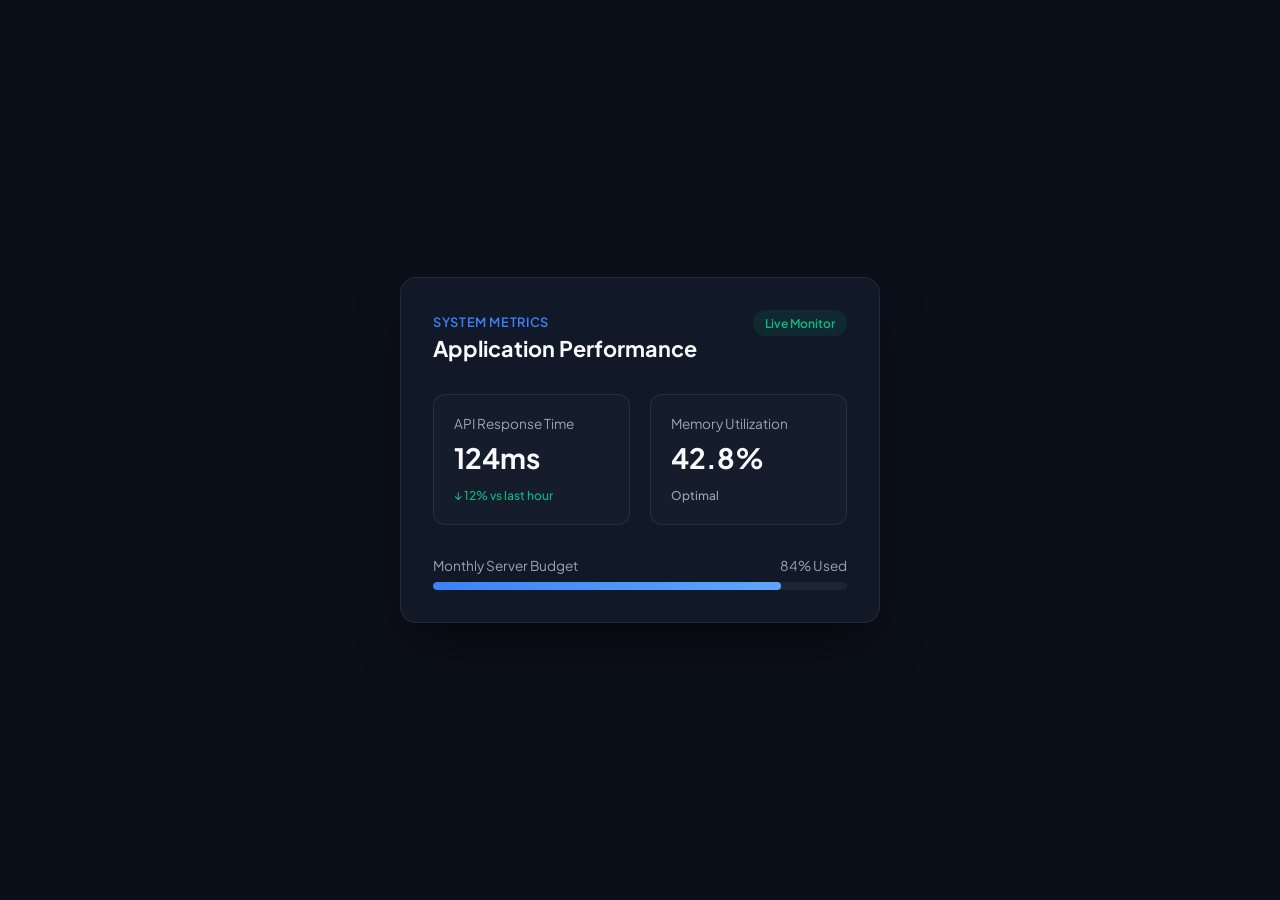
<file: task-2/index.html>
<!DOCTYPE html>
<html lang="en">
<head>
    <meta charset="UTF-8">
    <meta name="viewport" content="width=device-width, initial-scale=1.0">
    <title>DecodeLabs Task 2 - Performance Analytics</title>
    <link rel="stylesheet" href="style.css">
    <link rel="preconnect" href="https://fonts.googleapis.com">
    <link rel="preconnect" href="https://fonts.gstatic.com" crossorigin>
    <link href="https://fonts.googleapis.com/css2?family=Plus+Jakarta+Sans:wght@400;500;600;700&display=swap" rel="stylesheet">
</head>
<body>
    <div class="dashboard-card">
        <div class="card-header">
            <div>
                <span class="meta-text">System Metrics</span>
                <h2>Application Performance</h2>
            </div>
            <span class="status-indicator live">Live Monitor</span>
        </div>
        
        <div class="metrics-grid">
            <div class="metric-item">
                <span class="label">API Response Time</span>
                <span class="value">124ms</span>
                <span class="trend positive">↓ 12% vs last hour</span>
            </div>
            <div class="metric-item">
                <span class="label">Memory Utilization</span>
                <span class="value">42.8%</span>
                <span class="trend stable">Optimal</span>
            </div>
        </div>

        <div class="progress-section">
            <div class="progress-labels">
                <span>Monthly Server Budget</span>
                <span>84% Used</span>
            </div>
            <div class="progress-bar-container">
                <div class="progress-bar-fill"></div>
            </div>
        </div>
    </div>
</body>
</html>
</file>
<file: task-2/style.css>
:root {
    --bg-dark: #0B0F19;
    --card-bg: #111827;
    --border-color: rgba(255, 255, 255, 0.08);
    --text-main: #F9FAFB;
    --text-muted: #9CA3AF;
    --brand-blue: #3B82F6;
    --success: #10B981;
}

* { box-sizing: border-box; margin: 0; padding: 0; }

body {
    background-color: var(--bg-dark);
    font-family: 'Plus Jakarta Sans', sans-serif;
    display: flex;
    justify-content: center;
    align-items: center;
    min-height: 100vh;
}

.dashboard-card {
    background: var(--card-bg);
    border: 1px solid var(--border-color);
    border-radius: 16px;
    padding: 2rem;
    width: 100%;
    max-width: 480px;
    box-shadow: 0 25px 50px -12px rgba(0, 0, 0, 0.5);
}

.card-header {
    display: flex;
    justify-content: space-between;
    align-items: flex-start;
    margin-bottom: 2rem;
}

.meta-text {
    color: var(--brand-blue);
    font-size: 0.8rem;
    font-weight: 600;
    text-transform: uppercase;
    letter-spacing: 0.05em;
}

h2 { color: var(--text-main); font-size: 1.35rem; margin-top: 0.25rem; }

.status-indicator {
    background: rgba(16, 185, 129, 0.1);
    color: var(--success);
    font-size: 0.75rem;
    font-weight: 600;
    padding: 0.35rem 0.75rem;
    border-radius: 100px;
}

.metrics-grid {
    display: grid;
    grid-template-columns: 1fr 1fr;
    gap: 1.25rem;
    margin-bottom: 2rem;
}

.metric-item {
    background: rgba(255, 255, 255, 0.02);
    border: 1px solid var(--border-color);
    border-radius: 12px;
    padding: 1.25rem;
}

.label { color: var(--text-muted); font-size: 0.85rem; display: block; }
.value { color: var(--text-main); font-size: 1.75rem; font-weight: 700; margin: 0.5rem 0; display: block; }
.trend { font-size: 0.75rem; font-weight: 500; }
.trend.positive { color: var(--success); }
.trend.stable { color: var(--text-muted); }

.progress-section { margin-top: 1.5rem; }
.progress-labels { display: flex; justify-content: space-between; color: var(--text-muted); font-size: 0.85rem; margin-bottom: 0.5rem; }
.progress-bar-container { background: rgba(255, 255, 255, 0.05); height: 8px; border-radius: 100px; overflow: hidden; }
.progress-bar-fill { background: linear-gradient(90deg, #3B82F6, #60A5FA); width: 84%; height: 100%; border-radius: 100px; }
</file>
